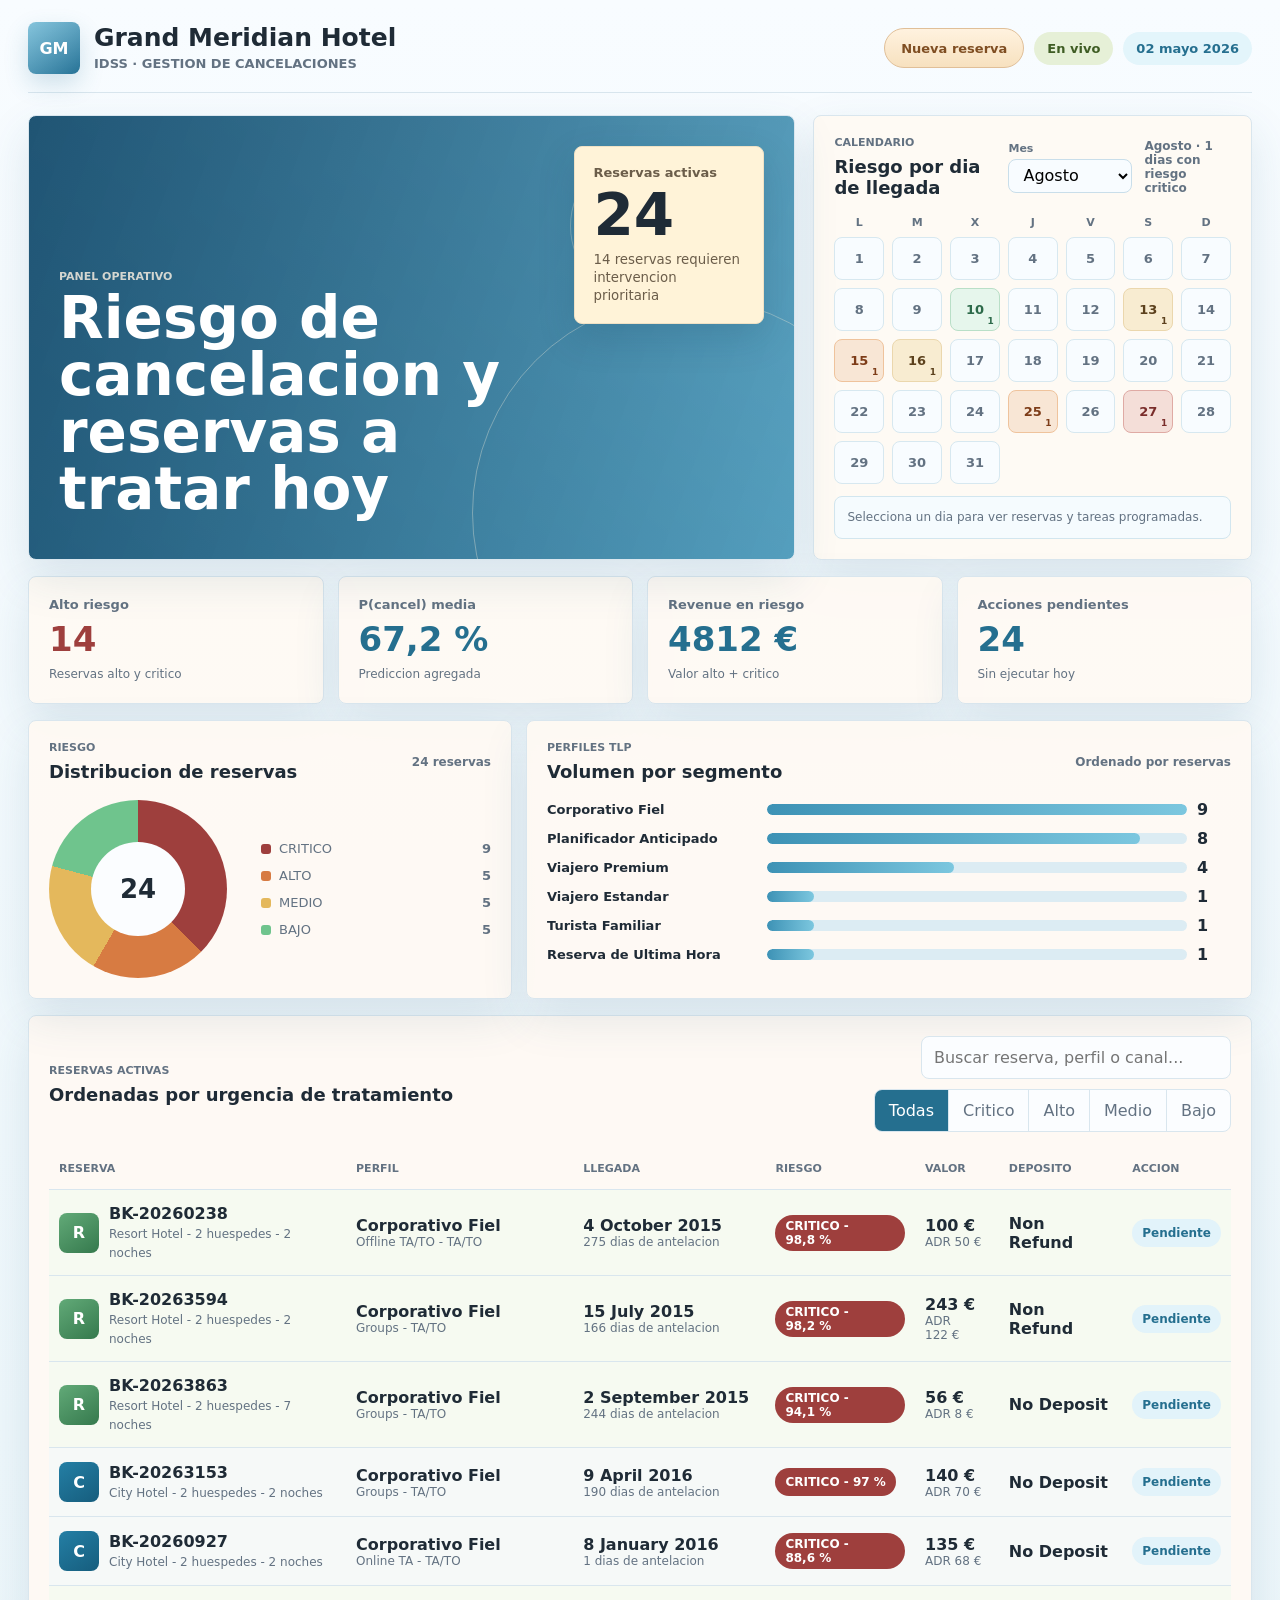
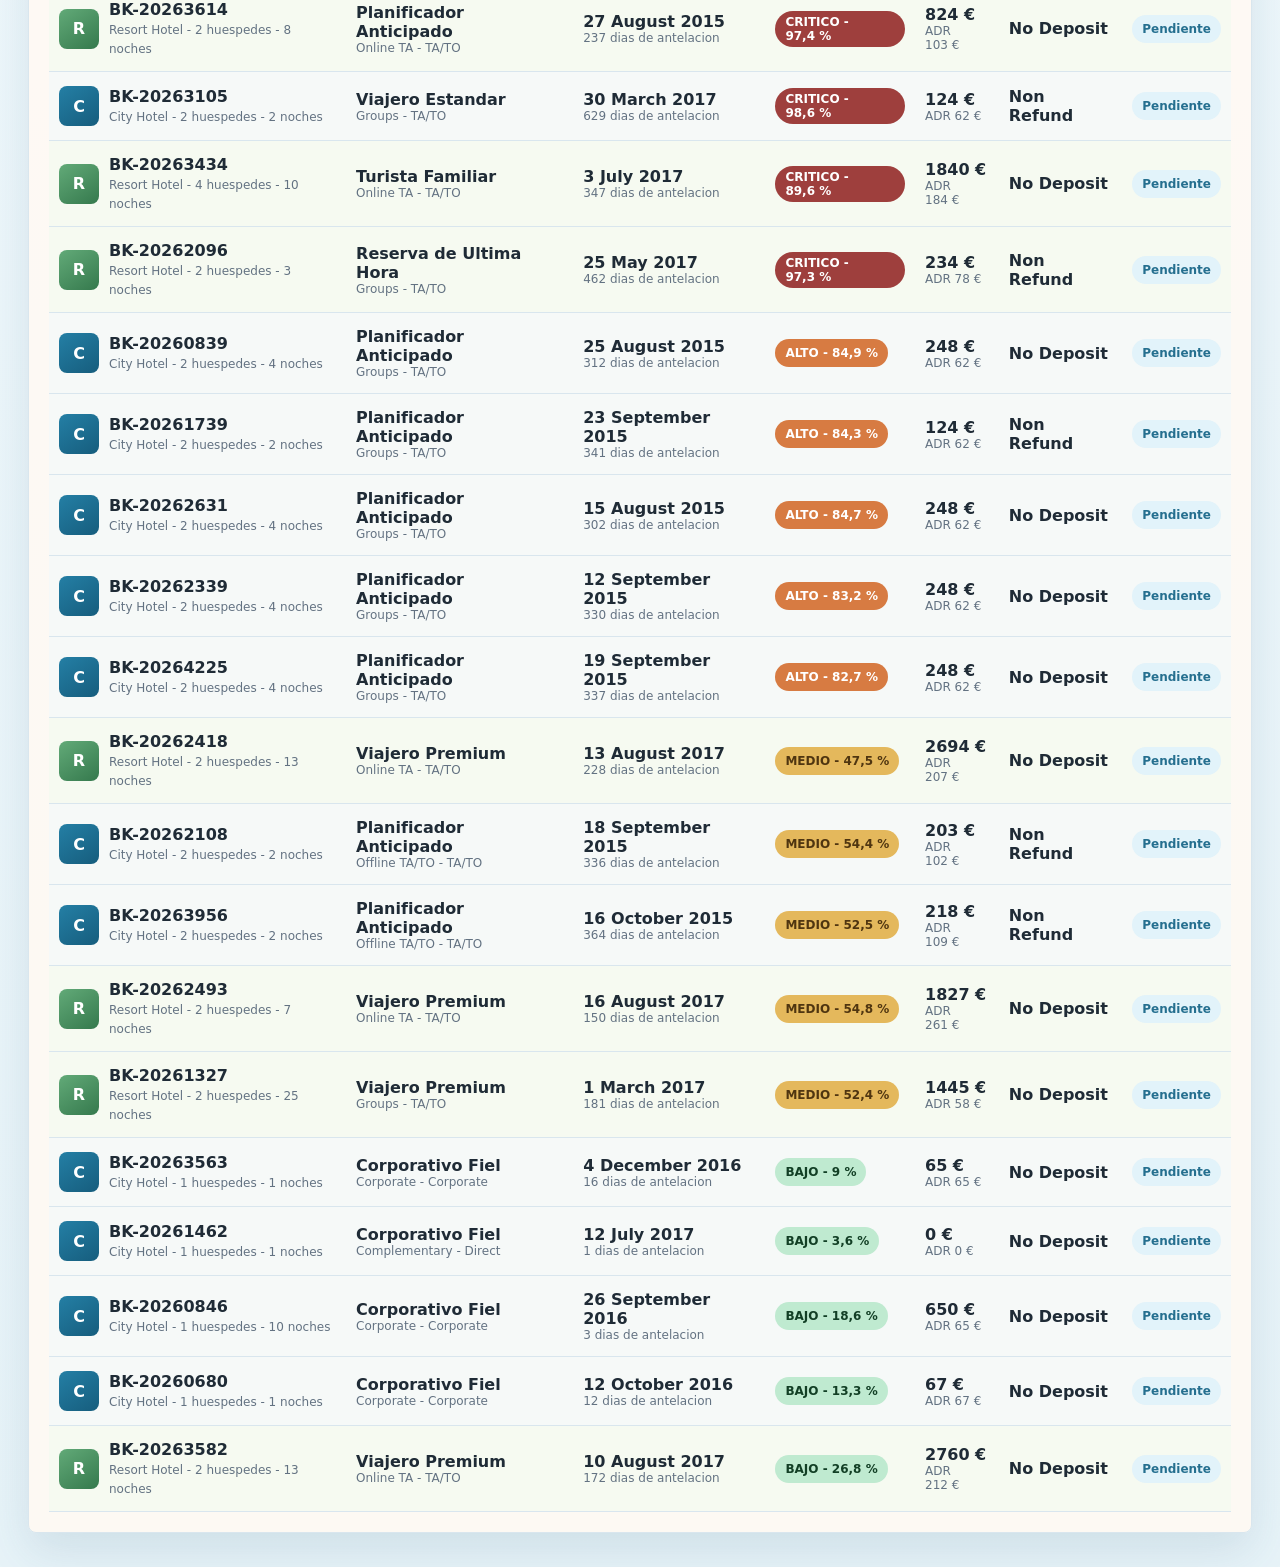
<file: Interficie/index.html>
<!doctype html>
<html lang="es">
  <head>
    <meta charset="utf-8" />
    <meta name="viewport" content="width=device-width, initial-scale=1" />
    <title>Grand Meridian Hotel IDSS</title>
    <link rel="icon" href="data:," />
    <link rel="stylesheet" href="styles.css" />
  </head>
  <body>
    <main class="dashboard">
      <header class="app-header">
        <div class="hotel-identity">
          <div class="hotel-mark" aria-hidden="true">
            <span>GM</span>
          </div>
          <div>
            <h1>Grand Meridian Hotel</h1>
            <p>IDSS · Gestion de cancelaciones</p>
          </div>
        </div>
        <div class="header-actions">
          <button class="new-reservation-toggle" id="newReservationToggle" type="button" aria-expanded="false" aria-controls="newReservationDrawer">
            Nueva reserva
          </button>
          <span class="live-pill">En vivo</span>
          <span class="date-pill">02 mayo 2026</span>
        </div>
      </header>

      <section class="opening" aria-label="Resumen principal">
        <article class="hero-card">
          <div class="hero-copy">
            <p class="eyebrow">Panel operativo</p>
            <h2>Riesgo de cancelacion y reservas a tratar hoy</h2>
          </div>
          <div class="hero-score">
            <span>Reservas activas</span>
            <strong id="totalBookings">0</strong>
            <small id="riskMix">Calculando cartera</small>
          </div>
        </article>

        <aside class="calendar-card">
          <div class="section-head">
            <div>
              <p class="eyebrow">Calendario</p>
              <h3>Riesgo por dia de llegada</h3>
            </div>
            <div class="calendar-tools">
              <label class="calendar-month-field">
                <span>Mes</span>
                <select id="calendarMonth" aria-label="Mes del calendario"></select>
              </label>
              <span id="calendarSummary">0 dias criticos</span>
            </div>
          </div>
          <div class="calendar-weekdays" aria-hidden="true">
            <span>L</span><span>M</span><span>X</span><span>J</span><span>V</span><span>S</span><span>D</span>
          </div>
          <div class="risk-calendar" id="riskCalendar"></div>
          <div class="calendar-detail" id="calendarDetail">
            Selecciona un dia para ver reservas y tareas programadas.
          </div>
        </aside>
      </section>

      <section class="metric-grid" aria-label="Indicadores clave">
        <article class="metric">
          <span>Alto riesgo</span>
          <strong id="highRiskCount">0</strong>
          <small>Reservas alto y critico</small>
        </article>
        <article class="metric">
          <span>P(cancel) media</span>
          <strong id="avgProb">0%</strong>
          <small>Prediccion agregada</small>
        </article>
        <article class="metric">
          <span>Revenue en riesgo</span>
          <strong id="revenueAtRisk">0 EUR</strong>
          <small>Valor alto + critico</small>
        </article>
        <article class="metric">
          <span>Acciones pendientes</span>
          <strong id="pendingActions">0</strong>
          <small>Sin ejecutar hoy</small>
        </article>
      </section>

      <section class="analytics">
        <article class="chart-panel">
          <div class="section-head">
            <div>
              <p class="eyebrow">Riesgo</p>
              <h3>Distribucion de reservas</h3>
            </div>
            <span id="riskTotal"></span>
          </div>
          <div class="donut-wrap">
            <div class="donut" id="riskDonut"></div>
            <div class="legend" id="riskLegend"></div>
          </div>
        </article>

        <article class="chart-panel wide">
          <div class="section-head">
            <div>
              <p class="eyebrow">Perfiles TLP</p>
              <h3>Volumen por segmento</h3>
            </div>
            <span>Ordenado por reservas</span>
          </div>
          <div class="bars" id="profileBars"></div>
        </article>
      </section>

      <section class="workbench">
        <div class="list-head">
          <div>
            <p class="eyebrow">Reservas activas</p>
            <h3>Ordenadas por urgencia de tratamiento</h3>
          </div>
          <div class="controls">
            <input id="searchInput" type="search" placeholder="Buscar reserva, perfil o canal..." />
            <div class="segmented" role="tablist" aria-label="Filtrar riesgo">
              <button class="active" type="button" data-filter="ALL">Todas</button>
              <button type="button" data-filter="CRITICO">Critico</button>
              <button type="button" data-filter="ALTO">Alto</button>
              <button type="button" data-filter="MEDIO">Medio</button>
              <button type="button" data-filter="BAJO">Bajo</button>
            </div>
          </div>
        </div>

        <div class="table-wrap">
          <table>
            <thead>
              <tr>
                <th>Reserva</th>
                <th>Perfil</th>
                <th>Llegada</th>
                <th>Riesgo</th>
                <th>Valor</th>
                <th>Deposito</th>
                <th>Accion</th>
              </tr>
            </thead>
            <tbody id="reservationRows"></tbody>
          </table>
        </div>
      </section>
    </main>

    <section class="detail-drawer" id="detailDrawer" aria-hidden="true">
      <div class="drawer-card">
        <button class="close-btn" id="closeDrawer" type="button" aria-label="Cerrar">x</button>
        <div id="detailContent"></div>
      </div>
    </section>

    <section class="detail-drawer" id="newReservationDrawer" aria-hidden="true">
      <div class="drawer-card drawer-card-form">
        <button class="close-btn" id="closeNewReservationDrawer" type="button" aria-label="Cerrar">x</button>
        <article class="detail">
          <header class="detail-hero detail-hero-form">
            <p class="eyebrow">Motor IDSS</p>
            <h2>Nueva reserva</h2>
            <div class="pill-list">
              <span class="status-pill form-mode" id="engineMode">XGBoost + TLP + reglas experto</span>
            </div>
          </header>

          <form class="new-booking-form" id="newBookingForm">
            <label>
              Nombre huesped
              <input name="guest_name" type="text" placeholder="Nombre y apellidos" required />
            </label>
            <label>
              Hotel
              <select name="hotel">
                <option>City Hotel</option>
                <option>Resort Hotel</option>
              </select>
            </label>
            <label>
              Antelacion
              <input name="lead_time" type="number" min="0" value="45" />
            </label>
            <label>
              Mes llegada
              <select name="arrival_date_month">
                <option>January</option><option>February</option><option>March</option><option>April</option>
                <option>May</option><option>June</option><option selected>July</option><option>August</option>
                <option>September</option><option>October</option><option>November</option><option>December</option>
              </select>
            </label>
            <label>
              Dia
              <input name="arrival_date_day_of_month" type="number" min="1" max="31" value="15" />
            </label>
            <label>
              Noches
              <input name="total_nights" type="number" min="1" value="3" />
            </label>
            <label>
              Huespedes
              <input name="total_guests" type="number" min="1" value="2" />
            </label>
            <label>
              Email huesped
              <input name="guest_email" type="email" placeholder="cliente@example.com" required />
            </label>
            <label>
              ADR
              <input name="adr" type="number" min="0" value="110" />
            </label>
            <label>
              Tipo deposito
              <select name="deposit_type">
                <option selected>No Deposit</option>
                <option>Refundable</option>
                <option>Non Refund</option>
              </select>
            </label>
            <label>
              Pais riesgo
              <select name="country_risk">
                <option>Low</option>
                <option selected>Medium</option>
                <option>High</option>
              </select>
            </label>
            <label>
              Segmento
              <select name="market_segment">
                <option>Direct</option>
                <option selected>Online TA</option>
                <option>Offline TA/TO</option>
                <option>Groups</option>
                <option>Corporate</option>
              </select>
            </label>
            <label>
              Canal
              <select name="distribution_channel">
                <option selected>TA/TO</option>
                <option>Direct</option>
                <option>Corporate</option>
                <option>GDS</option>
              </select>
            </label>
            <label>
              Habitacion
              <select name="reserved_room_type">
                <option>A</option><option>B</option><option>C</option><option>D</option><option>E</option><option>F</option><option>G</option>
              </select>
            </label>
            <label>
              Regimen
              <select name="meal">
                <option selected>BB</option><option>SC</option><option>HB</option><option>FB</option>
              </select>
            </label>
            <label>
              Cancelaciones previas
              <input name="previous_cancellations" type="number" min="0" value="0" />
            </label>
            <label>
              Peticiones
              <input name="total_of_special_requests" type="number" min="0" value="1" />
            </label>
            <button class="decision-btn compact" type="submit">Evaluar reserva</button>
          </form>
          <div class="new-booking-result" id="newBookingResult">
            Introduce una reserva y el IDSS calculara P(cancelacion), perfil TLP y plan de actuacion.
          </div>
        </article>
      </div>
    </section>

    <div class="toast" id="toast" role="status" aria-live="polite"></div>

    <script src="dashboard_data.js"></script>
    <script src="app.js"></script>
  </body>
</html>
</file>
<file: Interficie/styles.css>
:root {
  --ink: #1f2b36;
  --muted: #637282;
  --line: #d9e6ee;
  --paper: #eef7fb;
  --surface: #fbfdff;
  --warm: #7cc7df;
  --warm-dark: #256f8f;
  --terracotta: #4f9fbd;
  --critical: #9e3f3d;
  --critical-soft: #f4ded8;
  --high: #d77b42;
  --high-soft: #f8e6d5;
  --medium: #e4b85c;
  --medium-soft: #f8ecd1;
  --low: #6fc48d;
  --low-green: #65b783;
  --ok: #4d9d77;
  --shadow: 0 18px 45px rgba(42, 92, 122, 0.13);
}

* {
  box-sizing: border-box;
}

body {
  margin: 0;
  min-height: 100vh;
  color: var(--ink);
  background:
    linear-gradient(180deg, #f8fcff 0, var(--paper) 45%, #e7f3f8 100%);
  font-family: Inter, ui-sans-serif, system-ui, -apple-system, BlinkMacSystemFont, "Segoe UI", sans-serif;
}

button,
input,
select {
  font: inherit;
}

.dashboard {
  width: min(1440px, 100%);
  margin: 0 auto;
  padding: 22px 28px 34px;
}

.app-header,
.hotel-identity,
.header-actions,
.section-head,
.list-head,
.controls,
.legend-item,
.booking-main,
.booking-meta,
.pill-list {
  display: flex;
  align-items: center;
}

.app-header {
  justify-content: space-between;
  gap: 18px;
  padding: 0 0 18px;
  border-bottom: 1px solid var(--line);
}

.hotel-identity {
  gap: 14px;
}

.hotel-mark {
  display: grid;
  width: 52px;
  height: 52px;
  place-items: center;
  border-radius: 8px;
  color: #fff;
  background:
    linear-gradient(145deg, rgba(255, 255, 255, 0.18), transparent),
    linear-gradient(145deg, #6ab7d4, #267296);
  box-shadow: 0 10px 24px rgba(38, 114, 150, 0.2);
  font-weight: 900;
}

h1,
h2,
h3,
p {
  margin: 0;
}

.hotel-identity h1 {
  font-size: 25px;
  line-height: 1.05;
}

.hotel-identity p {
  margin-top: 5px;
  color: var(--muted);
  font-size: 13px;
  font-weight: 700;
  text-transform: uppercase;
}

.header-actions {
  gap: 10px;
}

.new-reservation-toggle {
  height: 40px;
  padding: 0 16px;
  border: 1px solid #e0bf98;
  border-radius: 999px;
  color: #7f4e22;
  background: linear-gradient(180deg, #fff2df 0%, #f7e1bf 100%);
  font-size: 13px;
  font-weight: 800;
  cursor: pointer;
  transition: background 160ms ease, border-color 160ms ease, transform 160ms ease;
}

.new-reservation-toggle:hover {
  background: linear-gradient(180deg, #ffe9cb 0%, #f3d5a6 100%);
  border-color: #d2a873;
  transform: translateY(-1px);
}

.live-pill,
.date-pill {
  border-radius: 999px;
  padding: 9px 13px;
  font-size: 13px;
  font-weight: 800;
}

.live-pill {
  color: #3f5d24;
  background: #e6f0d7;
}

.date-pill {
  color: var(--warm-dark);
  background: #e3f5fb;
}

.opening {
  display: grid;
  grid-template-columns: minmax(0, 1.4fr) minmax(360px, 0.8fr);
  gap: 18px;
  margin: 22px 0 16px;
}

.hero-card,
.calendar-card,
.metric,
.chart-panel,
.new-reservation-panel,
.workbench {
  border: 1px solid var(--line);
  border-radius: 8px;
  background: rgba(255, 250, 243, 0.92);
  box-shadow: var(--shadow);
}

.hero-card {
  position: relative;
  overflow: hidden;
  display: grid;
  grid-template-columns: minmax(0, 1fr) 210px;
  gap: 24px;
  min-height: 280px;
  padding: 30px;
  color: #fff;
  background:
    linear-gradient(110deg, rgba(28, 80, 112, 0.94), rgba(80, 157, 190, 0.82)),
    linear-gradient(35deg, #236986, #a2d7e7);
}

.hero-card::before {
  position: absolute;
  right: -110px;
  bottom: -170px;
  width: 430px;
  height: 430px;
  border: 1px solid rgba(255, 242, 221, 0.33);
  border-radius: 50%;
  content: "";
}

.hero-card::after {
  position: absolute;
  right: 72px;
  top: 34px;
  width: 150px;
  height: 150px;
  border: 1px solid rgba(255, 242, 221, 0.28);
  border-radius: 50%;
  content: "";
}

.hero-copy {
  position: relative;
  z-index: 1;
  align-self: end;
}

.eyebrow {
  margin-bottom: 7px;
  color: var(--muted);
  font-size: 11px;
  font-weight: 900;
  letter-spacing: 0;
  text-transform: uppercase;
}

.hero-card .eyebrow,
.hero-copy p {
  color: rgba(255, 244, 229, 0.8);
}

.hero-copy h2 {
  max-width: 720px;
  margin-bottom: 12px;
  font-size: clamp(32px, 5vw, 58px);
  line-height: 0.98;
}

.hero-score {
  position: relative;
  z-index: 1;
  align-self: start;
  justify-self: end;
  display: grid;
  width: 190px;
  gap: 8px;
  border: 1px solid #efe1c5;
  border-radius: 8px;
  padding: 18px;
  color: var(--ink);
  background: #fff3d8;
  box-shadow: 0 14px 36px rgba(24, 67, 92, 0.18);
}

.hero-score span {
  color: #6b5d4a;
  font-size: 13px;
  font-weight: 800;
}

.hero-score strong {
  font-size: 58px;
  line-height: 0.95;
}

.hero-score small {
  color: #6b5d4a;
  line-height: 1.35;
}

.calendar-card,
.chart-panel,
.new-reservation-panel,
.workbench {
  padding: 20px;
}

.section-head,
.list-head {
  justify-content: space-between;
  gap: 18px;
}

.section-head h3,
.list-head h3 {
  font-size: 18px;
}

.section-head span {
  color: var(--muted);
  font-size: 12px;
  font-weight: 800;
}

.calendar-tools {
  display: flex;
  align-items: center;
  gap: 12px;
}

.calendar-month-field {
  display: grid;
  gap: 4px;
}

.calendar-month-field span {
  color: var(--muted);
  font-size: 11px;
  font-weight: 900;
}

.calendar-month-field select {
  min-width: 124px;
  height: 34px;
  border: 1px solid #c9deea;
  border-radius: 8px;
  padding: 0 10px;
  background: #f8fcff;
}

.calendar-weekdays,
.risk-calendar {
  display: grid;
  grid-template-columns: repeat(7, minmax(0, 1fr));
  gap: 8px;
}

.calendar-weekdays {
  margin: 18px 0 8px;
}

.calendar-weekdays span {
  color: var(--muted);
  text-align: center;
  font-size: 11px;
  font-weight: 900;
}

.calendar-day {
  position: relative;
  display: grid;
  min-height: 43px;
  place-items: center;
  border: 1px solid #d7e8f0;
  border-radius: 8px;
  color: var(--muted);
  background: #f8fcff;
  font-size: 13px;
  font-weight: 800;
  font-family: inherit;
  text-align: center;
  cursor: pointer;
  transition: transform 140ms ease, box-shadow 140ms ease;
}

.calendar-day:hover,
.calendar-day.selected {
  transform: translateY(-1px);
  box-shadow: 0 8px 18px rgba(40, 112, 146, 0.18);
}

.calendar-day.has-arrivals {
  color: #56718a;
  border-color: #cae0eb;
  background: #f0f8fd;
}

.calendar-day.risk-low {
  color: #2d6a4a;
  border-color: #b9dfc7;
  background: #e6f6ec;
}

.calendar-day.risk-medium {
  color: #5c411d;
  border-color: #ebd7ad;
  background: var(--medium-soft);
}

.calendar-day.has-risk {
  color: #5c411d;
  border-color: #ebd7ad;
  background: var(--medium-soft);
}

.calendar-day.risk-high {
  color: #7d3c18;
  border-color: #efc39c;
  background: var(--high-soft);
}

.calendar-day.risk-critical {
  color: #7a2d2b;
  border-color: #dfaaa4;
  background: var(--critical-soft);
}

.calendar-day small {
  position: absolute;
  right: 5px;
  bottom: 4px;
  font-size: 9px;
}

.calendar-day .task-dot {
  position: absolute;
  left: 5px;
  bottom: 5px;
  width: 7px;
  height: 7px;
  border-radius: 50%;
  background: #2f9461;
  box-shadow: 0 0 0 2px #fff;
}

.calendar-detail {
  margin-top: 12px;
  border: 1px solid #d2e6ef;
  border-radius: 8px;
  padding: 12px;
  color: var(--muted);
  background: #f5fbfe;
  font-size: 12px;
  line-height: 1.45;
}

.calendar-detail strong {
  display: block;
  margin-bottom: 6px;
  color: var(--ink);
  font-size: 13px;
}

.calendar-detail ul {
  display: grid;
  gap: 5px;
  margin: 8px 0 0;
  padding: 0;
  list-style: none;
}

.metric-grid {
  display: grid;
  grid-template-columns: repeat(4, minmax(0, 1fr));
  gap: 14px;
  margin-bottom: 16px;
}

.metric {
  display: grid;
  min-height: 128px;
  gap: 8px;
  padding: 20px;
}

.metric span {
  color: var(--muted);
  font-size: 13px;
  font-weight: 800;
}

.metric strong {
  color: var(--warm-dark);
  font-size: 34px;
  line-height: 1;
}

.metric:first-child strong,
.metric:nth-child(3) strong {
  color: var(--warm-dark);
}

.metric:first-child strong {
  color: var(--critical);
}

.metric small {
  color: var(--muted);
  font-size: 12px;
  line-height: 1.35;
}

.analytics {
  display: grid;
  grid-template-columns: minmax(330px, 0.8fr) minmax(420px, 1.2fr);
  gap: 14px;
  margin-bottom: 16px;
}

.new-booking-form {
  display: grid;
  grid-template-columns: repeat(2, minmax(0, 1fr));
  gap: 12px;
  margin-top: 20px;
}

.new-booking-form label {
  display: grid;
  gap: 6px;
  color: var(--muted);
  font-size: 12px;
  font-weight: 800;
}

.new-booking-form input,
.new-booking-form select {
  min-width: 0;
  height: 42px;
  border: 1px solid #bdd8e7;
  border-radius: 8px;
  padding: 0 10px;
  color: var(--ink);
  background: #fbfdff;
}

.decision-btn.compact {
  align-self: end;
  height: 42px;
  min-width: 170px;
  padding: 0 16px;
}

.new-booking-result {
  margin-top: 14px;
  border: 1px solid #c8e3ef;
  border-radius: 8px;
  padding: 14px 16px;
  color: #3d5c6b;
  background: #f3fbff;
  line-height: 1.45;
}

.new-booking-result strong {
  color: var(--ink);
}

.donut-wrap {
  display: grid;
  grid-template-columns: 190px minmax(0, 1fr);
  gap: 22px;
  align-items: center;
  margin-top: 18px;
}

.donut {
  position: relative;
  width: 178px;
  height: 178px;
  border-radius: 50%;
  background: conic-gradient(var(--low) 0 25%, var(--medium) 25% 50%, var(--high) 50% 75%, var(--critical) 75% 100%);
}

.donut::after {
  position: absolute;
  inset: 42px;
  display: grid;
  place-items: center;
  border-radius: 50%;
  background: var(--surface);
  color: var(--ink);
  content: attr(data-label);
  font-size: 26px;
  font-weight: 900;
}

.legend,
.bars,
.action-list {
  display: grid;
  gap: 10px;
}

.legend {
  gap: 12px;
}

.legend-item {
  justify-content: space-between;
  color: var(--muted);
  font-size: 13px;
}

.legend-item span {
  display: flex;
  align-items: center;
  gap: 8px;
}

.swatch {
  display: inline-block;
  width: 10px;
  height: 10px;
  border-radius: 3px;
}

.bars {
  margin-top: 18px;
}

.bar-row {
  display: grid;
  grid-template-columns: minmax(150px, 1fr) minmax(170px, 2fr) 34px;
  align-items: center;
  gap: 10px;
}

.bar-label {
  overflow: hidden;
  text-overflow: ellipsis;
  white-space: nowrap;
  font-size: 13px;
  font-weight: 800;
}

.bar-track {
  height: 11px;
  overflow: hidden;
  border-radius: 999px;
  background: #dcecf3;
}

.bar-fill {
  display: block;
  height: 100%;
  border-radius: inherit;
  background: linear-gradient(90deg, #3d92b5, var(--warm));
}

.controls {
  flex-wrap: wrap;
  justify-content: flex-end;
  gap: 10px;
}

input[type="search"] {
  width: min(310px, 100%);
  border: 1px solid var(--line);
  border-radius: 8px;
  padding: 11px 12px;
  color: var(--ink);
  background: #fbfdff;
}

.segmented {
  display: flex;
  overflow: hidden;
  border: 1px solid var(--line);
  border-radius: 8px;
  background: #fbfdff;
}

.segmented button {
  border: 0;
  border-right: 1px solid var(--line);
  padding: 11px 14px;
  color: var(--muted);
  background: transparent;
  cursor: pointer;
}

.segmented button:last-child {
  border-right: 0;
}

.segmented button.active {
  color: #fff;
  background: var(--warm-dark);
}

.table-wrap {
  overflow-x: auto;
  margin-top: 16px;
}

table {
  width: 100%;
  min-width: 980px;
  border-collapse: collapse;
}

th,
td {
  border-bottom: 1px solid var(--line);
  padding: 14px 10px;
  text-align: left;
  vertical-align: middle;
}

th {
  color: var(--muted);
  font-size: 11px;
  text-transform: uppercase;
}

tbody tr {
  cursor: pointer;
}

tbody tr:hover {
  background: #f3fbff;
}

tbody tr.hotel-city {
  background: rgba(239, 249, 253, 0.52);
}

tbody tr.hotel-resort {
  background: rgba(242, 251, 239, 0.58);
}

tbody tr.hotel-city:hover,
tbody tr.hotel-resort:hover {
  background: #eaf7fc;
}

.booking-main {
  gap: 10px;
}

.booking-main strong {
  display: block;
}

.booking-main small,
.booking-meta,
.muted {
  color: var(--muted);
  font-size: 12px;
}

.avatar {
  display: grid;
  width: 40px;
  height: 40px;
  flex: 0 0 auto;
  place-items: center;
  border-radius: 8px;
  color: #fff;
  background: #2e7898;
  font-weight: 900;
}

.avatar.city {
  background: linear-gradient(145deg, #247fa5, #165d7d);
}

.avatar.resort {
  background: linear-gradient(145deg, #62aa78, #35794d);
}

.risk-pill,
.status-pill,
.channel-pill {
  display: inline-flex;
  align-items: center;
  justify-content: center;
  min-height: 28px;
  border-radius: 999px;
  padding: 4px 10px;
  font-size: 12px;
  font-weight: 900;
}

.risk-CRITICO {
  color: #fff;
  background: var(--critical);
}

.risk-ALTO {
  color: #fff;
  background: var(--high);
}

.risk-MEDIO {
  color: #4f3510;
  background: var(--medium);
}

.risk-BAJO {
  color: #123f25;
  background: #bfead0;
}

.status-pill {
  color: var(--warm-dark);
  background: #e2f3fa;
}

.status-pill.done {
  color: #fff;
  background: var(--ok);
}

.decision-btn {
  width: 100%;
  margin-top: 22px;
  border: 0;
  border-radius: 8px;
  padding: 13px 14px;
  color: #fff;
  background: var(--warm-dark);
  cursor: pointer;
}

.detail-drawer {
  position: fixed;
  inset: 0;
  display: none;
  justify-content: flex-end;
  background: rgba(25, 48, 62, 0.42);
  z-index: 10;
}

.detail-drawer.open {
  display: flex;
}

.drawer-card {
  position: relative;
  width: min(720px, 100%);
  height: 100%;
  overflow-y: auto;
  background: var(--surface);
  box-shadow: -20px 0 80px rgba(0, 0, 0, 0.22);
}

.drawer-card-form {
  width: min(760px, 100%);
}

.detail-hero-form {
  background:
    linear-gradient(110deg, rgba(114, 74, 38, 0.96), rgba(213, 152, 95, 0.86)),
    linear-gradient(40deg, #8f5d34, #f0d1a8);
}

.form-mode {
  color: #7f4e22;
  background: #fff3df;
}

.close-btn {
  position: sticky;
  top: 16px;
  float: right;
  width: 40px;
  height: 40px;
  margin: 16px 16px 0 0;
  border: 1px solid var(--line);
  border-radius: 8px;
  color: var(--ink);
  background: var(--surface);
  cursor: pointer;
  z-index: 2;
}

.detail {
  padding: 30px;
}

.detail-hero {
  margin-bottom: 22px;
  border-radius: 8px;
  padding: 24px;
  color: #fff;
  background: linear-gradient(120deg, #24495c, #4c9ebd);
}

.detail-hero h2 {
  margin: 8px 0;
  font-size: 30px;
}

.detail-grid {
  display: grid;
  grid-template-columns: repeat(2, minmax(0, 1fr));
  gap: 12px;
}

.detail-summary {
  display: grid;
  grid-template-columns: repeat(3, minmax(0, 1fr));
  gap: 10px;
  margin-bottom: 18px;
}

.detail-grid.compact {
  grid-template-columns: repeat(2, minmax(0, 1fr));
}

.summary-card {
  border: 1px solid var(--line);
  border-radius: 8px;
  padding: 13px;
  background: #f4fbff;
}

.summary-card span {
  display: block;
  color: var(--muted);
  font-size: 11px;
  font-weight: 900;
  text-transform: uppercase;
}

.summary-card strong {
  display: block;
  margin-top: 5px;
  font-size: 14px;
  line-height: 1.35;
}

.info-card,
.action-card {
  border: 1px solid var(--line);
  border-radius: 8px;
  padding: 14px;
  background: #f7fcff;
}

.info-card span {
  display: block;
  color: var(--muted);
  font-size: 12px;
}

.info-card strong {
  display: block;
  margin-top: 4px;
}

.info-card p {
  margin-top: 5px;
  color: var(--muted);
  font-size: 12px;
  line-height: 1.35;
}

.section-title {
  margin: 24px 0 10px;
  font-size: 18px;
}

.plan-panel {
  border: 1px solid #cfe3ed;
  border-radius: 8px;
  padding: 16px;
  background: #f1f9fd;
}

.plan-panel h3 {
  margin-bottom: 8px;
  font-size: 18px;
}

.plan-panel p {
  color: var(--muted);
  font-size: 13px;
  line-height: 1.5;
}

.reason-list {
  display: grid;
  gap: 8px;
  margin: 12px 0 0;
  padding: 0;
  list-style: none;
}

.reason-list li {
  border-left: 3px solid var(--terracotta);
  padding: 6px 0 6px 10px;
  color: var(--ink);
  font-size: 13px;
  font-weight: 750;
}

.action-card {
  display: grid;
  grid-template-columns: 34px minmax(0, 1fr);
  gap: 12px;
}

.action-index {
  display: grid;
  width: 34px;
  height: 34px;
  place-items: center;
  border-radius: 50%;
  color: #fff;
  background: #3d92b5;
  font-size: 12px;
  font-weight: 900;
}

.pill-list {
  flex-wrap: wrap;
  gap: 8px;
}

.channel-pill {
  color: var(--ink);
  background: #e1f2f8;
}

.action-card {
  align-items: start;
}

.action-card-header {
  display: flex;
  align-items: flex-start;
  justify-content: space-between;
  gap: 12px;
}

.action-type {
  flex: 0 0 auto;
  border-radius: 999px;
  padding: 5px 9px;
  color: #205366;
  background: #d9eef6;
  font-size: 11px;
  font-weight: 900;
  text-transform: uppercase;
}

.action-explain {
  margin-top: 7px;
  color: var(--muted);
  font-size: 13px;
  line-height: 1.45;
}

.action-buttons {
  display: flex;
  flex-wrap: wrap;
  gap: 8px;
  margin-top: 11px;
}

.option-btn {
  border: 1px solid #b8d8e7;
  border-radius: 8px;
  padding: 9px 11px;
  color: #205366;
  background: #fff;
  cursor: pointer;
  font-weight: 800;
}

.option-btn.primary {
  border-color: #2e7898;
  color: #fff;
  background: #2e7898;
}

.rules-note {
  margin-top: 10px;
  border-radius: 8px;
  padding: 12px;
  color: #38596a;
  background: #edf8fc;
  font-size: 13px;
  line-height: 1.45;
}

.toast {
  position: fixed;
  right: 22px;
  bottom: 22px;
  display: none;
  max-width: 360px;
  border-radius: 8px;
  padding: 14px 16px;
  color: #fff;
  background: var(--warm-dark);
  box-shadow: var(--shadow);
  z-index: 20;
}

.toast.show {
  display: block;
}

@media (max-width: 1040px) {
  .opening,
  .analytics {
    grid-template-columns: 1fr;
  }

  .new-booking-form {
    grid-template-columns: repeat(3, minmax(0, 1fr));
  }

  .metric-grid {
    grid-template-columns: repeat(2, minmax(0, 1fr));
  }
}

@media (max-width: 720px) {
  .dashboard {
    padding: 18px;
  }

  .new-booking-form {
    grid-template-columns: 1fr;
  }

  .calendar-tools {
    align-items: flex-start;
    flex-direction: column;
  }

  .app-header,
  .list-head,
  .hero-card {
    align-items: flex-start;
    grid-template-columns: 1fr;
    flex-direction: column;
  }

  .hero-score {
    justify-self: stretch;
    width: 100%;
  }

  .metric-grid,
  .donut-wrap,
  .detail-grid {
    grid-template-columns: 1fr;
  }

  .segmented {
    width: 100%;
    overflow-x: auto;
  }
}
</file>
